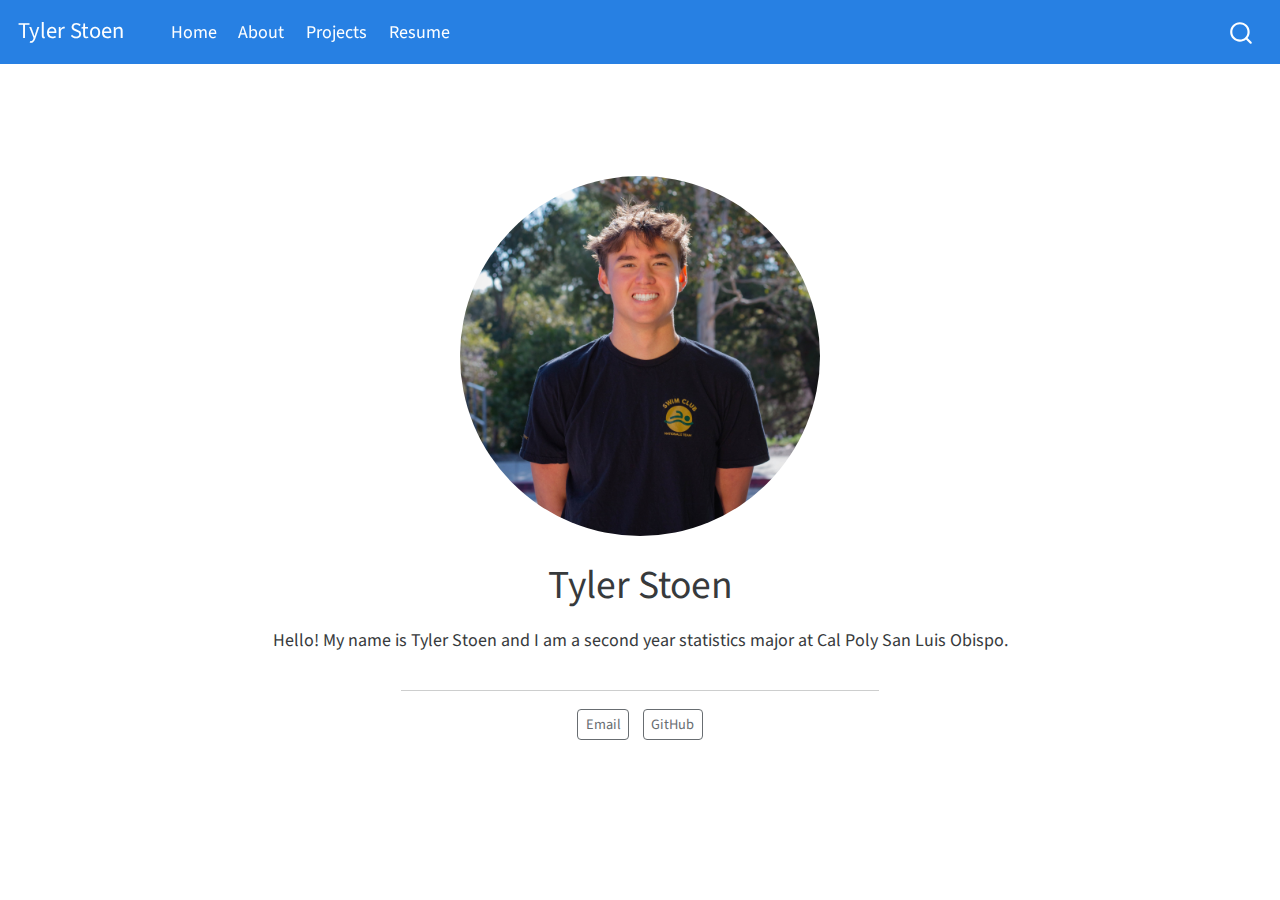
<file: docs/index.html>
<!DOCTYPE html>
<html xmlns="http://www.w3.org/1999/xhtml" lang="en" xml:lang="en"><head>

<meta charset="utf-8">
<meta name="generator" content="quarto-1.2.313">

<meta name="viewport" content="width=device-width, initial-scale=1.0, user-scalable=yes">


<title>Tyler Stoen</title>
<style>
code{white-space: pre-wrap;}
span.smallcaps{font-variant: small-caps;}
div.columns{display: flex; gap: min(4vw, 1.5em);}
div.column{flex: auto; overflow-x: auto;}
div.hanging-indent{margin-left: 1.5em; text-indent: -1.5em;}
ul.task-list{list-style: none;}
ul.task-list li input[type="checkbox"] {
  width: 0.8em;
  margin: 0 0.8em 0.2em -1.6em;
  vertical-align: middle;
}
</style>


<script src="site_libs/quarto-nav/quarto-nav.js"></script>
<script src="site_libs/quarto-nav/headroom.min.js"></script>
<script src="site_libs/clipboard/clipboard.min.js"></script>
<script src="site_libs/quarto-search/autocomplete.umd.js"></script>
<script src="site_libs/quarto-search/fuse.min.js"></script>
<script src="site_libs/quarto-search/quarto-search.js"></script>
<meta name="quarto:offset" content="./">
<script src="site_libs/quarto-html/quarto.js"></script>
<script src="site_libs/quarto-html/popper.min.js"></script>
<script src="site_libs/quarto-html/tippy.umd.min.js"></script>
<link href="site_libs/quarto-html/tippy.css" rel="stylesheet">
<link href="site_libs/quarto-html/quarto-syntax-highlighting.css" rel="stylesheet" id="quarto-text-highlighting-styles">
<script src="site_libs/bootstrap/bootstrap.min.js"></script>
<link href="site_libs/bootstrap/bootstrap-icons.css" rel="stylesheet">
<link href="site_libs/bootstrap/bootstrap.min.css" rel="stylesheet" id="quarto-bootstrap" data-mode="light">
<script id="quarto-search-options" type="application/json">{
  "location": "navbar",
  "copy-button": false,
  "collapse-after": 3,
  "panel-placement": "end",
  "type": "overlay",
  "limit": 20,
  "language": {
    "search-no-results-text": "No results",
    "search-matching-documents-text": "matching documents",
    "search-copy-link-title": "Copy link to search",
    "search-hide-matches-text": "Hide additional matches",
    "search-more-match-text": "more match in this document",
    "search-more-matches-text": "more matches in this document",
    "search-clear-button-title": "Clear",
    "search-detached-cancel-button-title": "Cancel",
    "search-submit-button-title": "Submit"
  }
}</script>


<link rel="stylesheet" href="styles.css">
</head>

<body class="nav-fixed fullcontent">

<div id="quarto-search-results"></div>
  <header id="quarto-header" class="headroom fixed-top">
    <nav class="navbar navbar-expand-lg navbar-dark ">
      <div class="navbar-container container-fluid">
      <div class="navbar-brand-container">
    <a class="navbar-brand" href="./index.html">
    <span class="navbar-title">Tyler Stoen</span>
    </a>
  </div>
          <button class="navbar-toggler" type="button" data-bs-toggle="collapse" data-bs-target="#navbarCollapse" aria-controls="navbarCollapse" aria-expanded="false" aria-label="Toggle navigation" onclick="if (window.quartoToggleHeadroom) { window.quartoToggleHeadroom(); }">
  <span class="navbar-toggler-icon"></span>
</button>
          <div class="collapse navbar-collapse" id="navbarCollapse">
            <ul class="navbar-nav navbar-nav-scroll me-auto">
  <li class="nav-item">
    <a class="nav-link active" href="./index.html" aria-current="page">
 <span class="menu-text">Home</span></a>
  </li>  
  <li class="nav-item">
    <a class="nav-link" href="./about.html">
 <span class="menu-text">About</span></a>
  </li>  
  <li class="nav-item">
    <a class="nav-link" href="./projects.html">
 <span class="menu-text">Projects</span></a>
  </li>  
  <li class="nav-item">
    <a class="nav-link" href="./Resume.html">
 <span class="menu-text">Resume</span></a>
  </li>  
</ul>
              <div id="quarto-search" class="" title="Search"></div>
          </div> <!-- /navcollapse -->
      </div> <!-- /container-fluid -->
    </nav>
</header>
<!-- content -->
<div id="quarto-content" class="quarto-container page-columns page-rows-contents page-layout-article page-navbar">
<!-- sidebar -->
<!-- margin-sidebar -->
    
<!-- main -->
<main class="content" id="quarto-document-content">



<div class="quarto-about-jolla">
  <img src="NationalTeamPhoto.jpg" class="about-image
  round " style="height: 20em; width: 20em;">
 <header id="title-block-header" class="quarto-title-block default">
<div class="quarto-title">
<h1 class="title">Tyler Stoen</h1>
</div>
<div class="quarto-title-meta">
  </div>
</header><div id="ppc">
<p>Hello! My name is Tyler Stoen and I am a second year statistics major at Cal Poly San Luis Obispo.</p>
</div> 
  <hr class="about-sep">
   <div class="about-links">
  <a href="mailto:tyler.stoen@gmail.com" class="about-link">
     <span class="about-link-text">Email</span>
  </a>
  <a href="https://github.com/tylerstoen" class="about-link">
     <span class="about-link-text">GitHub</span>
  </a>
</div>
</div>





</main> <!-- /main -->
<script id="quarto-html-after-body" type="application/javascript">
window.document.addEventListener("DOMContentLoaded", function (event) {
  const toggleBodyColorMode = (bsSheetEl) => {
    const mode = bsSheetEl.getAttribute("data-mode");
    const bodyEl = window.document.querySelector("body");
    if (mode === "dark") {
      bodyEl.classList.add("quarto-dark");
      bodyEl.classList.remove("quarto-light");
    } else {
      bodyEl.classList.add("quarto-light");
      bodyEl.classList.remove("quarto-dark");
    }
  }
  const toggleBodyColorPrimary = () => {
    const bsSheetEl = window.document.querySelector("link#quarto-bootstrap");
    if (bsSheetEl) {
      toggleBodyColorMode(bsSheetEl);
    }
  }
  toggleBodyColorPrimary();  
  const clipboard = new window.ClipboardJS('.code-copy-button', {
    target: function(trigger) {
      return trigger.previousElementSibling;
    }
  });
  clipboard.on('success', function(e) {
    // button target
    const button = e.trigger;
    // don't keep focus
    button.blur();
    // flash "checked"
    button.classList.add('code-copy-button-checked');
    var currentTitle = button.getAttribute("title");
    button.setAttribute("title", "Copied!");
    let tooltip;
    if (window.bootstrap) {
      button.setAttribute("data-bs-toggle", "tooltip");
      button.setAttribute("data-bs-placement", "left");
      button.setAttribute("data-bs-title", "Copied!");
      tooltip = new bootstrap.Tooltip(button, 
        { trigger: "manual", 
          customClass: "code-copy-button-tooltip",
          offset: [0, -8]});
      tooltip.show();    
    }
    setTimeout(function() {
      if (tooltip) {
        tooltip.hide();
        button.removeAttribute("data-bs-title");
        button.removeAttribute("data-bs-toggle");
        button.removeAttribute("data-bs-placement");
      }
      button.setAttribute("title", currentTitle);
      button.classList.remove('code-copy-button-checked');
    }, 1000);
    // clear code selection
    e.clearSelection();
  });
  function tippyHover(el, contentFn) {
    const config = {
      allowHTML: true,
      content: contentFn,
      maxWidth: 500,
      delay: 100,
      arrow: false,
      appendTo: function(el) {
          return el.parentElement;
      },
      interactive: true,
      interactiveBorder: 10,
      theme: 'quarto',
      placement: 'bottom-start'
    };
    window.tippy(el, config); 
  }
  const noterefs = window.document.querySelectorAll('a[role="doc-noteref"]');
  for (var i=0; i<noterefs.length; i++) {
    const ref = noterefs[i];
    tippyHover(ref, function() {
      // use id or data attribute instead here
      let href = ref.getAttribute('data-footnote-href') || ref.getAttribute('href');
      try { href = new URL(href).hash; } catch {}
      const id = href.replace(/^#\/?/, "");
      const note = window.document.getElementById(id);
      return note.innerHTML;
    });
  }
  const findCites = (el) => {
    const parentEl = el.parentElement;
    if (parentEl) {
      const cites = parentEl.dataset.cites;
      if (cites) {
        return {
          el,
          cites: cites.split(' ')
        };
      } else {
        return findCites(el.parentElement)
      }
    } else {
      return undefined;
    }
  };
  var bibliorefs = window.document.querySelectorAll('a[role="doc-biblioref"]');
  for (var i=0; i<bibliorefs.length; i++) {
    const ref = bibliorefs[i];
    const citeInfo = findCites(ref);
    if (citeInfo) {
      tippyHover(citeInfo.el, function() {
        var popup = window.document.createElement('div');
        citeInfo.cites.forEach(function(cite) {
          var citeDiv = window.document.createElement('div');
          citeDiv.classList.add('hanging-indent');
          citeDiv.classList.add('csl-entry');
          var biblioDiv = window.document.getElementById('ref-' + cite);
          if (biblioDiv) {
            citeDiv.innerHTML = biblioDiv.innerHTML;
          }
          popup.appendChild(citeDiv);
        });
        return popup.innerHTML;
      });
    }
  }
});
</script>
</div> <!-- /content -->



</body></html>
</file>
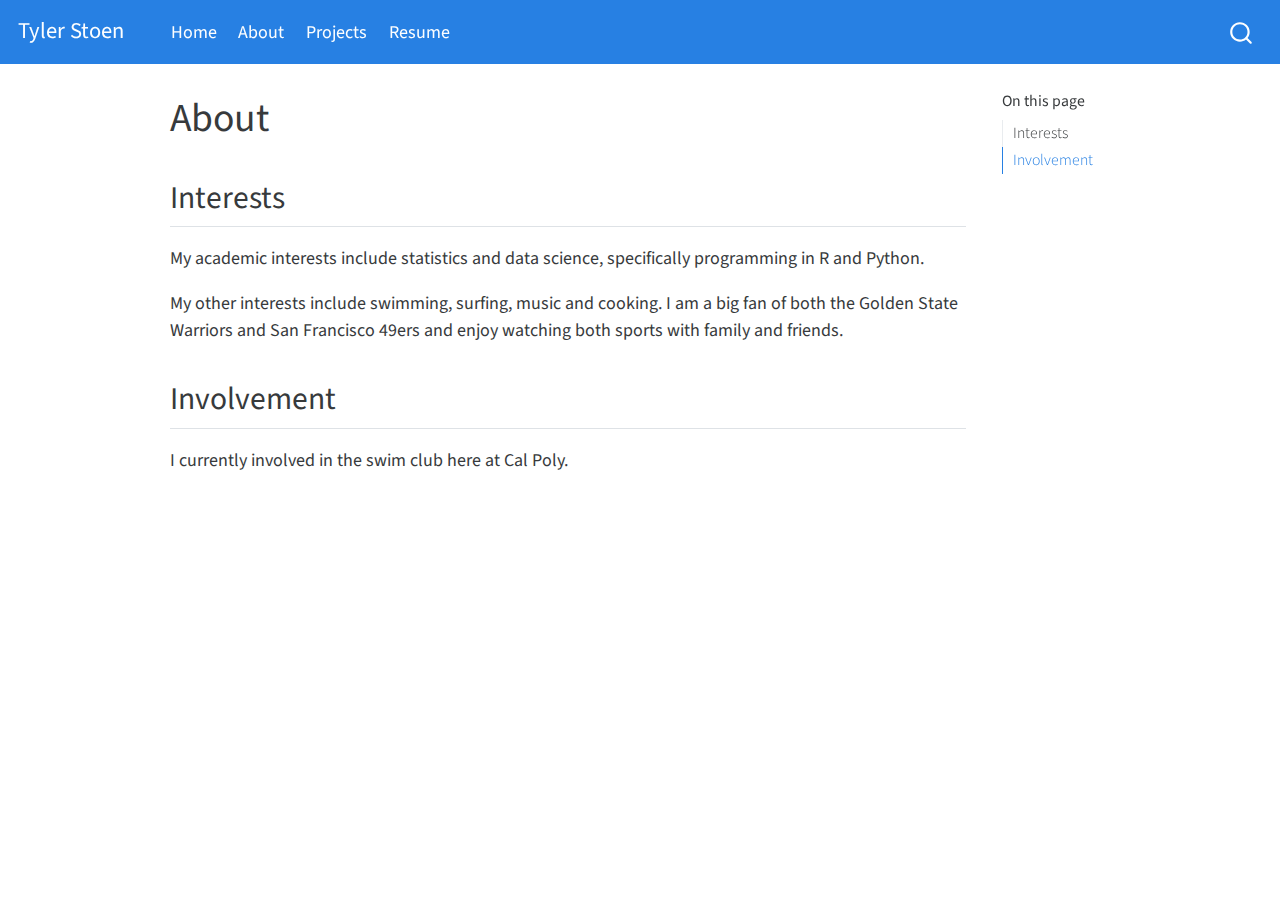
<file: docs/about.html>
<!DOCTYPE html>
<html xmlns="http://www.w3.org/1999/xhtml" lang="en" xml:lang="en"><head>

<meta charset="utf-8">
<meta name="generator" content="quarto-1.2.313">

<meta name="viewport" content="width=device-width, initial-scale=1.0, user-scalable=yes">


<title>Tyler Stoen - About</title>
<style>
code{white-space: pre-wrap;}
span.smallcaps{font-variant: small-caps;}
div.columns{display: flex; gap: min(4vw, 1.5em);}
div.column{flex: auto; overflow-x: auto;}
div.hanging-indent{margin-left: 1.5em; text-indent: -1.5em;}
ul.task-list{list-style: none;}
ul.task-list li input[type="checkbox"] {
  width: 0.8em;
  margin: 0 0.8em 0.2em -1.6em;
  vertical-align: middle;
}
</style>


<script src="site_libs/quarto-nav/quarto-nav.js"></script>
<script src="site_libs/quarto-nav/headroom.min.js"></script>
<script src="site_libs/clipboard/clipboard.min.js"></script>
<script src="site_libs/quarto-search/autocomplete.umd.js"></script>
<script src="site_libs/quarto-search/fuse.min.js"></script>
<script src="site_libs/quarto-search/quarto-search.js"></script>
<meta name="quarto:offset" content="./">
<script src="site_libs/quarto-html/quarto.js"></script>
<script src="site_libs/quarto-html/popper.min.js"></script>
<script src="site_libs/quarto-html/tippy.umd.min.js"></script>
<script src="site_libs/quarto-html/anchor.min.js"></script>
<link href="site_libs/quarto-html/tippy.css" rel="stylesheet">
<link href="site_libs/quarto-html/quarto-syntax-highlighting.css" rel="stylesheet" id="quarto-text-highlighting-styles">
<script src="site_libs/bootstrap/bootstrap.min.js"></script>
<link href="site_libs/bootstrap/bootstrap-icons.css" rel="stylesheet">
<link href="site_libs/bootstrap/bootstrap.min.css" rel="stylesheet" id="quarto-bootstrap" data-mode="light">
<script id="quarto-search-options" type="application/json">{
  "location": "navbar",
  "copy-button": false,
  "collapse-after": 3,
  "panel-placement": "end",
  "type": "overlay",
  "limit": 20,
  "language": {
    "search-no-results-text": "No results",
    "search-matching-documents-text": "matching documents",
    "search-copy-link-title": "Copy link to search",
    "search-hide-matches-text": "Hide additional matches",
    "search-more-match-text": "more match in this document",
    "search-more-matches-text": "more matches in this document",
    "search-clear-button-title": "Clear",
    "search-detached-cancel-button-title": "Cancel",
    "search-submit-button-title": "Submit"
  }
}</script>


<link rel="stylesheet" href="styles.css">
</head>

<body class="nav-fixed">

<div id="quarto-search-results"></div>
  <header id="quarto-header" class="headroom fixed-top">
    <nav class="navbar navbar-expand-lg navbar-dark ">
      <div class="navbar-container container-fluid">
      <div class="navbar-brand-container">
    <a class="navbar-brand" href="./index.html">
    <span class="navbar-title">Tyler Stoen</span>
    </a>
  </div>
          <button class="navbar-toggler" type="button" data-bs-toggle="collapse" data-bs-target="#navbarCollapse" aria-controls="navbarCollapse" aria-expanded="false" aria-label="Toggle navigation" onclick="if (window.quartoToggleHeadroom) { window.quartoToggleHeadroom(); }">
  <span class="navbar-toggler-icon"></span>
</button>
          <div class="collapse navbar-collapse" id="navbarCollapse">
            <ul class="navbar-nav navbar-nav-scroll me-auto">
  <li class="nav-item">
    <a class="nav-link" href="./index.html">
 <span class="menu-text">Home</span></a>
  </li>  
  <li class="nav-item">
    <a class="nav-link active" href="./about.html" aria-current="page">
 <span class="menu-text">About</span></a>
  </li>  
  <li class="nav-item">
    <a class="nav-link" href="./projects.html">
 <span class="menu-text">Projects</span></a>
  </li>  
  <li class="nav-item">
    <a class="nav-link" href="./RusselResume.pdf">
 <span class="menu-text">Resume</span></a>
  </li>  
</ul>
              <div id="quarto-search" class="" title="Search"></div>
          </div> <!-- /navcollapse -->
      </div> <!-- /container-fluid -->
    </nav>
</header>
<!-- content -->
<div id="quarto-content" class="quarto-container page-columns page-rows-contents page-layout-article page-navbar">
<!-- sidebar -->
<!-- margin-sidebar -->
    <div id="quarto-margin-sidebar" class="sidebar margin-sidebar">
        <nav id="TOC" role="doc-toc" class="toc-active">
    <h2 id="toc-title">On this page</h2>
   
  <ul>
  <li><a href="#interests" id="toc-interests" class="nav-link active" data-scroll-target="#interests">Interests</a></li>
  <li><a href="#involvement" id="toc-involvement" class="nav-link" data-scroll-target="#involvement">Involvement</a></li>
  </ul>
</nav>
    </div>
<!-- main -->
<main class="content" id="quarto-document-content">

<header id="title-block-header" class="quarto-title-block default">
<div class="quarto-title">
<h1 class="title">About</h1>
</div>



<div class="quarto-title-meta">

    
  
    
  </div>
  

</header>

<section id="interests" class="level2">
<h2 class="anchored" data-anchor-id="interests">Interests</h2>
<p>My academic interests include statistics and data science, specifically programming in R and Python.</p>
<p>My other interests include swimming, surfing, music and cooking. I am a big fan of both the Golden State Warriors and San Francisco 49ers and enjoy watching both sports with family and friends.</p>
</section>
<section id="involvement" class="level2">
<h2 class="anchored" data-anchor-id="involvement">Involvement</h2>
<p>I currently involved in the swim club here at Cal Poly.</p>


</section>

</main> <!-- /main -->
<script id="quarto-html-after-body" type="application/javascript">
window.document.addEventListener("DOMContentLoaded", function (event) {
  const toggleBodyColorMode = (bsSheetEl) => {
    const mode = bsSheetEl.getAttribute("data-mode");
    const bodyEl = window.document.querySelector("body");
    if (mode === "dark") {
      bodyEl.classList.add("quarto-dark");
      bodyEl.classList.remove("quarto-light");
    } else {
      bodyEl.classList.add("quarto-light");
      bodyEl.classList.remove("quarto-dark");
    }
  }
  const toggleBodyColorPrimary = () => {
    const bsSheetEl = window.document.querySelector("link#quarto-bootstrap");
    if (bsSheetEl) {
      toggleBodyColorMode(bsSheetEl);
    }
  }
  toggleBodyColorPrimary();  
  const icon = "";
  const anchorJS = new window.AnchorJS();
  anchorJS.options = {
    placement: 'right',
    icon: icon
  };
  anchorJS.add('.anchored');
  const clipboard = new window.ClipboardJS('.code-copy-button', {
    target: function(trigger) {
      return trigger.previousElementSibling;
    }
  });
  clipboard.on('success', function(e) {
    // button target
    const button = e.trigger;
    // don't keep focus
    button.blur();
    // flash "checked"
    button.classList.add('code-copy-button-checked');
    var currentTitle = button.getAttribute("title");
    button.setAttribute("title", "Copied!");
    let tooltip;
    if (window.bootstrap) {
      button.setAttribute("data-bs-toggle", "tooltip");
      button.setAttribute("data-bs-placement", "left");
      button.setAttribute("data-bs-title", "Copied!");
      tooltip = new bootstrap.Tooltip(button, 
        { trigger: "manual", 
          customClass: "code-copy-button-tooltip",
          offset: [0, -8]});
      tooltip.show();    
    }
    setTimeout(function() {
      if (tooltip) {
        tooltip.hide();
        button.removeAttribute("data-bs-title");
        button.removeAttribute("data-bs-toggle");
        button.removeAttribute("data-bs-placement");
      }
      button.setAttribute("title", currentTitle);
      button.classList.remove('code-copy-button-checked');
    }, 1000);
    // clear code selection
    e.clearSelection();
  });
  function tippyHover(el, contentFn) {
    const config = {
      allowHTML: true,
      content: contentFn,
      maxWidth: 500,
      delay: 100,
      arrow: false,
      appendTo: function(el) {
          return el.parentElement;
      },
      interactive: true,
      interactiveBorder: 10,
      theme: 'quarto',
      placement: 'bottom-start'
    };
    window.tippy(el, config); 
  }
  const noterefs = window.document.querySelectorAll('a[role="doc-noteref"]');
  for (var i=0; i<noterefs.length; i++) {
    const ref = noterefs[i];
    tippyHover(ref, function() {
      // use id or data attribute instead here
      let href = ref.getAttribute('data-footnote-href') || ref.getAttribute('href');
      try { href = new URL(href).hash; } catch {}
      const id = href.replace(/^#\/?/, "");
      const note = window.document.getElementById(id);
      return note.innerHTML;
    });
  }
  const findCites = (el) => {
    const parentEl = el.parentElement;
    if (parentEl) {
      const cites = parentEl.dataset.cites;
      if (cites) {
        return {
          el,
          cites: cites.split(' ')
        };
      } else {
        return findCites(el.parentElement)
      }
    } else {
      return undefined;
    }
  };
  var bibliorefs = window.document.querySelectorAll('a[role="doc-biblioref"]');
  for (var i=0; i<bibliorefs.length; i++) {
    const ref = bibliorefs[i];
    const citeInfo = findCites(ref);
    if (citeInfo) {
      tippyHover(citeInfo.el, function() {
        var popup = window.document.createElement('div');
        citeInfo.cites.forEach(function(cite) {
          var citeDiv = window.document.createElement('div');
          citeDiv.classList.add('hanging-indent');
          citeDiv.classList.add('csl-entry');
          var biblioDiv = window.document.getElementById('ref-' + cite);
          if (biblioDiv) {
            citeDiv.innerHTML = biblioDiv.innerHTML;
          }
          popup.appendChild(citeDiv);
        });
        return popup.innerHTML;
      });
    }
  }
});
</script>
</div> <!-- /content -->



</body></html>
</file>
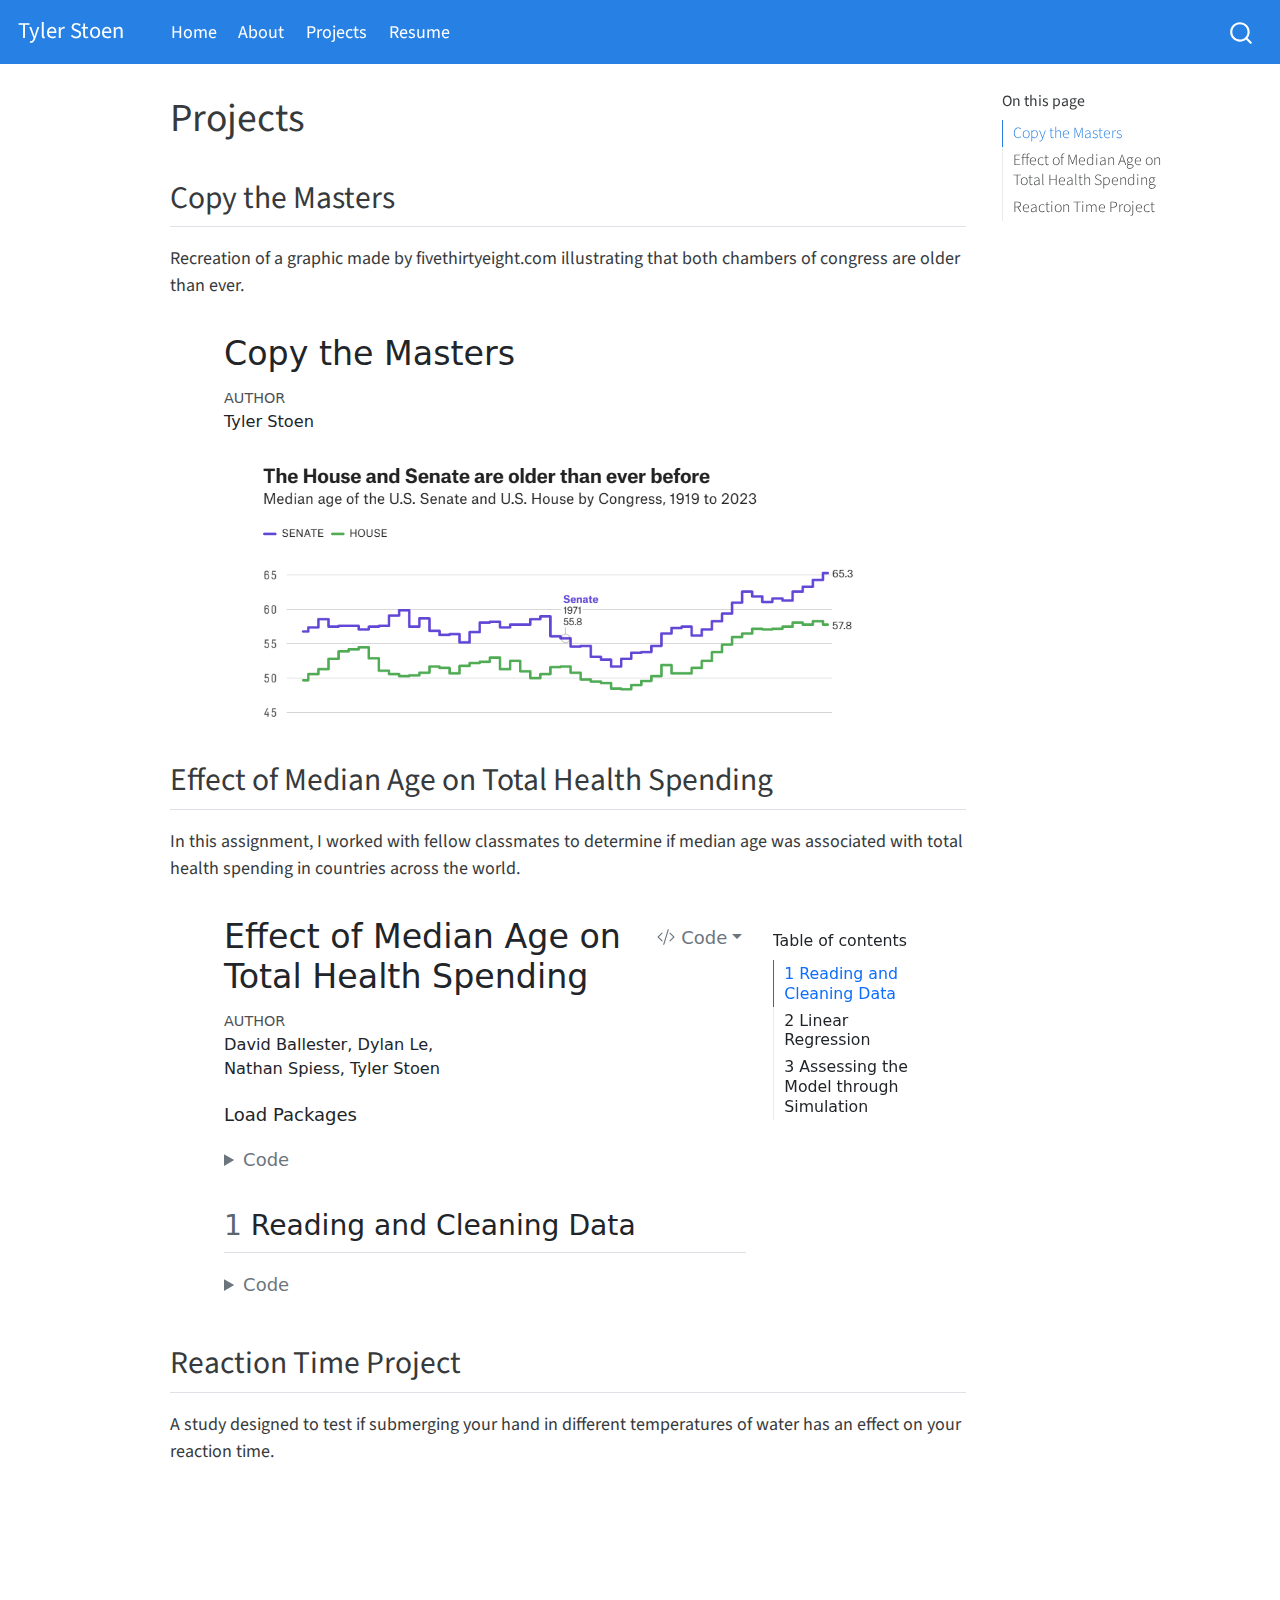
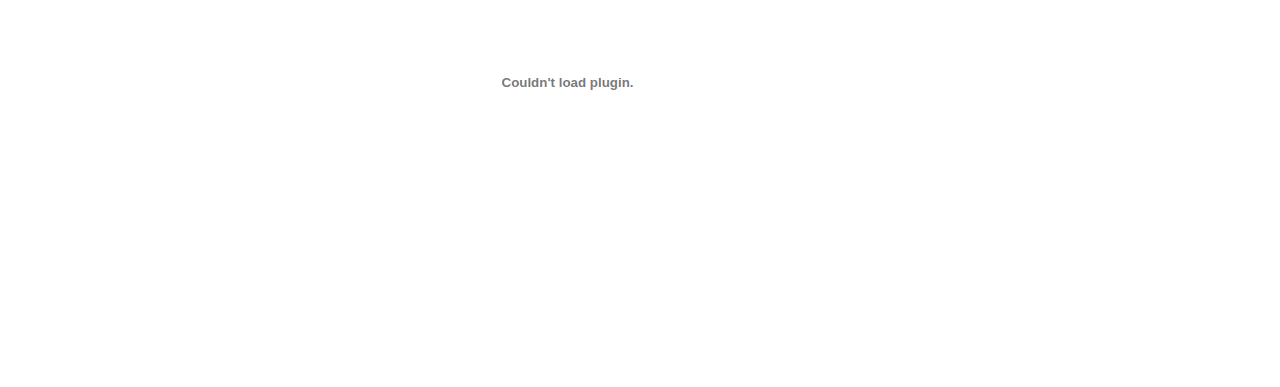
<file: docs/projects.html>
<!DOCTYPE html>
<html xmlns="http://www.w3.org/1999/xhtml" lang="en" xml:lang="en"><head>

<meta charset="utf-8">
<meta name="generator" content="quarto-1.2.313">

<meta name="viewport" content="width=device-width, initial-scale=1.0, user-scalable=yes">


<title>Tyler Stoen - Projects</title>
<style>
code{white-space: pre-wrap;}
span.smallcaps{font-variant: small-caps;}
div.columns{display: flex; gap: min(4vw, 1.5em);}
div.column{flex: auto; overflow-x: auto;}
div.hanging-indent{margin-left: 1.5em; text-indent: -1.5em;}
ul.task-list{list-style: none;}
ul.task-list li input[type="checkbox"] {
  width: 0.8em;
  margin: 0 0.8em 0.2em -1.6em;
  vertical-align: middle;
}
</style>


<script src="site_libs/quarto-nav/quarto-nav.js"></script>
<script src="site_libs/quarto-nav/headroom.min.js"></script>
<script src="site_libs/clipboard/clipboard.min.js"></script>
<script src="site_libs/quarto-search/autocomplete.umd.js"></script>
<script src="site_libs/quarto-search/fuse.min.js"></script>
<script src="site_libs/quarto-search/quarto-search.js"></script>
<meta name="quarto:offset" content="./">
<script src="site_libs/quarto-html/quarto.js"></script>
<script src="site_libs/quarto-html/popper.min.js"></script>
<script src="site_libs/quarto-html/tippy.umd.min.js"></script>
<script src="site_libs/quarto-html/anchor.min.js"></script>
<link href="site_libs/quarto-html/tippy.css" rel="stylesheet">
<link href="site_libs/quarto-html/quarto-syntax-highlighting.css" rel="stylesheet" id="quarto-text-highlighting-styles">
<script src="site_libs/bootstrap/bootstrap.min.js"></script>
<link href="site_libs/bootstrap/bootstrap-icons.css" rel="stylesheet">
<link href="site_libs/bootstrap/bootstrap.min.css" rel="stylesheet" id="quarto-bootstrap" data-mode="light">
<script id="quarto-search-options" type="application/json">{
  "location": "navbar",
  "copy-button": false,
  "collapse-after": 3,
  "panel-placement": "end",
  "type": "overlay",
  "limit": 20,
  "language": {
    "search-no-results-text": "No results",
    "search-matching-documents-text": "matching documents",
    "search-copy-link-title": "Copy link to search",
    "search-hide-matches-text": "Hide additional matches",
    "search-more-match-text": "more match in this document",
    "search-more-matches-text": "more matches in this document",
    "search-clear-button-title": "Clear",
    "search-detached-cancel-button-title": "Cancel",
    "search-submit-button-title": "Submit"
  }
}</script>


<link rel="stylesheet" href="styles.css">
</head>

<body class="nav-fixed">

<div id="quarto-search-results"></div>
  <header id="quarto-header" class="headroom fixed-top">
    <nav class="navbar navbar-expand-lg navbar-dark ">
      <div class="navbar-container container-fluid">
      <div class="navbar-brand-container">
    <a class="navbar-brand" href="./index.html">
    <span class="navbar-title">Tyler Stoen</span>
    </a>
  </div>
          <button class="navbar-toggler" type="button" data-bs-toggle="collapse" data-bs-target="#navbarCollapse" aria-controls="navbarCollapse" aria-expanded="false" aria-label="Toggle navigation" onclick="if (window.quartoToggleHeadroom) { window.quartoToggleHeadroom(); }">
  <span class="navbar-toggler-icon"></span>
</button>
          <div class="collapse navbar-collapse" id="navbarCollapse">
            <ul class="navbar-nav navbar-nav-scroll me-auto">
  <li class="nav-item">
    <a class="nav-link" href="./index.html">
 <span class="menu-text">Home</span></a>
  </li>  
  <li class="nav-item">
    <a class="nav-link" href="./about.html">
 <span class="menu-text">About</span></a>
  </li>  
  <li class="nav-item">
    <a class="nav-link active" href="./projects.html" aria-current="page">
 <span class="menu-text">Projects</span></a>
  </li>  
  <li class="nav-item">
    <a class="nav-link" href="./Resume.html">
 <span class="menu-text">Resume</span></a>
  </li>  
</ul>
              <div id="quarto-search" class="" title="Search"></div>
          </div> <!-- /navcollapse -->
      </div> <!-- /container-fluid -->
    </nav>
</header>
<!-- content -->
<div id="quarto-content" class="quarto-container page-columns page-rows-contents page-layout-article page-navbar">
<!-- sidebar -->
<!-- margin-sidebar -->
    <div id="quarto-margin-sidebar" class="sidebar margin-sidebar">
        <nav id="TOC" role="doc-toc" class="toc-active">
    <h2 id="toc-title">On this page</h2>
   
  <ul>
  <li><a href="#copy-the-masters" id="toc-copy-the-masters" class="nav-link active" data-scroll-target="#copy-the-masters">Copy the Masters</a></li>
  <li><a href="#effect-of-median-age-on-total-health-spending" id="toc-effect-of-median-age-on-total-health-spending" class="nav-link" data-scroll-target="#effect-of-median-age-on-total-health-spending">Effect of Median Age on Total Health Spending</a></li>
  <li><a href="#reaction-time-project" id="toc-reaction-time-project" class="nav-link" data-scroll-target="#reaction-time-project">Reaction Time Project</a></li>
  </ul>
</nav>
    </div>
<!-- main -->
<main class="content" id="quarto-document-content">

<header id="title-block-header" class="quarto-title-block default">
<div class="quarto-title">
<h1 class="title">Projects</h1>
</div>



<div class="quarto-title-meta">

    
  
    
  </div>
  

</header>

<section id="copy-the-masters" class="level2">
<h2 class="anchored" data-anchor-id="copy-the-masters">Copy the Masters</h2>
<p>Recreation of a graphic made by fivethirtyeight.com illustrating that both chambers of congress are older than ever.</p>
<p><embed src="copythemasters.html" style="width:100.0%" height="400"></p>
</section>
<section id="effect-of-median-age-on-total-health-spending" class="level2">
<h2 class="anchored" data-anchor-id="effect-of-median-age-on-total-health-spending">Effect of Median Age on Total Health Spending</h2>
<p>In this assignment, I worked with fellow classmates to determine if median age was associated with total health spending in countries across the world.</p>
<p><embed src="finalproject.html" style="width:100.0%" height="400"></p>
</section>
<section id="reaction-time-project" class="level2">
<h2 class="anchored" data-anchor-id="reaction-time-project">Reaction Time Project</h2>
<p>A study designed to test if submerging your hand in different temperatures of water has an effect on your reaction time.</p>
<p><embed src="Cash_Hartnett_Spiess_Stoen_FinalReport.pdf" style="width:100.0%" height="400"></p>


</section>

</main> <!-- /main -->
<script id="quarto-html-after-body" type="application/javascript">
window.document.addEventListener("DOMContentLoaded", function (event) {
  const toggleBodyColorMode = (bsSheetEl) => {
    const mode = bsSheetEl.getAttribute("data-mode");
    const bodyEl = window.document.querySelector("body");
    if (mode === "dark") {
      bodyEl.classList.add("quarto-dark");
      bodyEl.classList.remove("quarto-light");
    } else {
      bodyEl.classList.add("quarto-light");
      bodyEl.classList.remove("quarto-dark");
    }
  }
  const toggleBodyColorPrimary = () => {
    const bsSheetEl = window.document.querySelector("link#quarto-bootstrap");
    if (bsSheetEl) {
      toggleBodyColorMode(bsSheetEl);
    }
  }
  toggleBodyColorPrimary();  
  const icon = "";
  const anchorJS = new window.AnchorJS();
  anchorJS.options = {
    placement: 'right',
    icon: icon
  };
  anchorJS.add('.anchored');
  const clipboard = new window.ClipboardJS('.code-copy-button', {
    target: function(trigger) {
      return trigger.previousElementSibling;
    }
  });
  clipboard.on('success', function(e) {
    // button target
    const button = e.trigger;
    // don't keep focus
    button.blur();
    // flash "checked"
    button.classList.add('code-copy-button-checked');
    var currentTitle = button.getAttribute("title");
    button.setAttribute("title", "Copied!");
    let tooltip;
    if (window.bootstrap) {
      button.setAttribute("data-bs-toggle", "tooltip");
      button.setAttribute("data-bs-placement", "left");
      button.setAttribute("data-bs-title", "Copied!");
      tooltip = new bootstrap.Tooltip(button, 
        { trigger: "manual", 
          customClass: "code-copy-button-tooltip",
          offset: [0, -8]});
      tooltip.show();    
    }
    setTimeout(function() {
      if (tooltip) {
        tooltip.hide();
        button.removeAttribute("data-bs-title");
        button.removeAttribute("data-bs-toggle");
        button.removeAttribute("data-bs-placement");
      }
      button.setAttribute("title", currentTitle);
      button.classList.remove('code-copy-button-checked');
    }, 1000);
    // clear code selection
    e.clearSelection();
  });
  function tippyHover(el, contentFn) {
    const config = {
      allowHTML: true,
      content: contentFn,
      maxWidth: 500,
      delay: 100,
      arrow: false,
      appendTo: function(el) {
          return el.parentElement;
      },
      interactive: true,
      interactiveBorder: 10,
      theme: 'quarto',
      placement: 'bottom-start'
    };
    window.tippy(el, config); 
  }
  const noterefs = window.document.querySelectorAll('a[role="doc-noteref"]');
  for (var i=0; i<noterefs.length; i++) {
    const ref = noterefs[i];
    tippyHover(ref, function() {
      // use id or data attribute instead here
      let href = ref.getAttribute('data-footnote-href') || ref.getAttribute('href');
      try { href = new URL(href).hash; } catch {}
      const id = href.replace(/^#\/?/, "");
      const note = window.document.getElementById(id);
      return note.innerHTML;
    });
  }
  const findCites = (el) => {
    const parentEl = el.parentElement;
    if (parentEl) {
      const cites = parentEl.dataset.cites;
      if (cites) {
        return {
          el,
          cites: cites.split(' ')
        };
      } else {
        return findCites(el.parentElement)
      }
    } else {
      return undefined;
    }
  };
  var bibliorefs = window.document.querySelectorAll('a[role="doc-biblioref"]');
  for (var i=0; i<bibliorefs.length; i++) {
    const ref = bibliorefs[i];
    const citeInfo = findCites(ref);
    if (citeInfo) {
      tippyHover(citeInfo.el, function() {
        var popup = window.document.createElement('div');
        citeInfo.cites.forEach(function(cite) {
          var citeDiv = window.document.createElement('div');
          citeDiv.classList.add('hanging-indent');
          citeDiv.classList.add('csl-entry');
          var biblioDiv = window.document.getElementById('ref-' + cite);
          if (biblioDiv) {
            citeDiv.innerHTML = biblioDiv.innerHTML;
          }
          popup.appendChild(citeDiv);
        });
        return popup.innerHTML;
      });
    }
  }
});
</script>
</div> <!-- /content -->



</body></html>
</file>
<file: docs/site_libs/quarto-html/tippy.css>
.tippy-box[data-animation=fade][data-state=hidden]{opacity:0}[data-tippy-root]{max-width:calc(100vw - 10px)}.tippy-box{position:relative;background-color:#333;color:#fff;border-radius:4px;font-size:14px;line-height:1.4;white-space:normal;outline:0;transition-property:transform,visibility,opacity}.tippy-box[data-placement^=top]>.tippy-arrow{bottom:0}.tippy-box[data-placement^=top]>.tippy-arrow:before{bottom:-7px;left:0;border-width:8px 8px 0;border-top-color:initial;transform-origin:center top}.tippy-box[data-placement^=bottom]>.tippy-arrow{top:0}.tippy-box[data-placement^=bottom]>.tippy-arrow:before{top:-7px;left:0;border-width:0 8px 8px;border-bottom-color:initial;transform-origin:center bottom}.tippy-box[data-placement^=left]>.tippy-arrow{right:0}.tippy-box[data-placement^=left]>.tippy-arrow:before{border-width:8px 0 8px 8px;border-left-color:initial;right:-7px;transform-origin:center left}.tippy-box[data-placement^=right]>.tippy-arrow{left:0}.tippy-box[data-placement^=right]>.tippy-arrow:before{left:-7px;border-width:8px 8px 8px 0;border-right-color:initial;transform-origin:center right}.tippy-box[data-inertia][data-state=visible]{transition-timing-function:cubic-bezier(.54,1.5,.38,1.11)}.tippy-arrow{width:16px;height:16px;color:#333}.tippy-arrow:before{content:"";position:absolute;border-color:transparent;border-style:solid}.tippy-content{position:relative;padding:5px 9px;z-index:1}
</file>
<file: docs/site_libs/quarto-html/quarto-syntax-highlighting.css>
/* quarto syntax highlight colors */
:root {
  --quarto-hl-ot-color: #003B4F;
  --quarto-hl-at-color: #657422;
  --quarto-hl-ss-color: #20794D;
  --quarto-hl-an-color: #5E5E5E;
  --quarto-hl-fu-color: #4758AB;
  --quarto-hl-st-color: #20794D;
  --quarto-hl-cf-color: #003B4F;
  --quarto-hl-op-color: #5E5E5E;
  --quarto-hl-er-color: #AD0000;
  --quarto-hl-bn-color: #AD0000;
  --quarto-hl-al-color: #AD0000;
  --quarto-hl-va-color: #111111;
  --quarto-hl-bu-color: inherit;
  --quarto-hl-ex-color: inherit;
  --quarto-hl-pp-color: #AD0000;
  --quarto-hl-in-color: #5E5E5E;
  --quarto-hl-vs-color: #20794D;
  --quarto-hl-wa-color: #5E5E5E;
  --quarto-hl-do-color: #5E5E5E;
  --quarto-hl-im-color: #00769E;
  --quarto-hl-ch-color: #20794D;
  --quarto-hl-dt-color: #AD0000;
  --quarto-hl-fl-color: #AD0000;
  --quarto-hl-co-color: #5E5E5E;
  --quarto-hl-cv-color: #5E5E5E;
  --quarto-hl-cn-color: #8f5902;
  --quarto-hl-sc-color: #5E5E5E;
  --quarto-hl-dv-color: #AD0000;
  --quarto-hl-kw-color: #003B4F;
}

/* other quarto variables */
:root {
  --quarto-font-monospace: SFMono-Regular, Menlo, Monaco, Consolas, "Liberation Mono", "Courier New", monospace;
}

pre > code.sourceCode > span {
  color: #003B4F;
}

code span {
  color: #003B4F;
}

code.sourceCode > span {
  color: #003B4F;
}

div.sourceCode,
div.sourceCode pre.sourceCode {
  color: #003B4F;
}

code span.ot {
  color: #003B4F;
}

code span.at {
  color: #657422;
}

code span.ss {
  color: #20794D;
}

code span.an {
  color: #5E5E5E;
}

code span.fu {
  color: #4758AB;
}

code span.st {
  color: #20794D;
}

code span.cf {
  color: #003B4F;
}

code span.op {
  color: #5E5E5E;
}

code span.er {
  color: #AD0000;
}

code span.bn {
  color: #AD0000;
}

code span.al {
  color: #AD0000;
}

code span.va {
  color: #111111;
}

code span.pp {
  color: #AD0000;
}

code span.in {
  color: #5E5E5E;
}

code span.vs {
  color: #20794D;
}

code span.wa {
  color: #5E5E5E;
  font-style: italic;
}

code span.do {
  color: #5E5E5E;
  font-style: italic;
}

code span.im {
  color: #00769E;
}

code span.ch {
  color: #20794D;
}

code span.dt {
  color: #AD0000;
}

code span.fl {
  color: #AD0000;
}

code span.co {
  color: #5E5E5E;
}

code span.cv {
  color: #5E5E5E;
  font-style: italic;
}

code span.cn {
  color: #8f5902;
}

code span.sc {
  color: #5E5E5E;
}

code span.dv {
  color: #AD0000;
}

code span.kw {
  color: #003B4F;
}

.prevent-inlining {
  content: "</";
}

/*# sourceMappingURL=debc5d5d77c3f9108843748ff7464032.css.map */
</file>
<file: docs/styles.css>
/* css styles */
</file>
